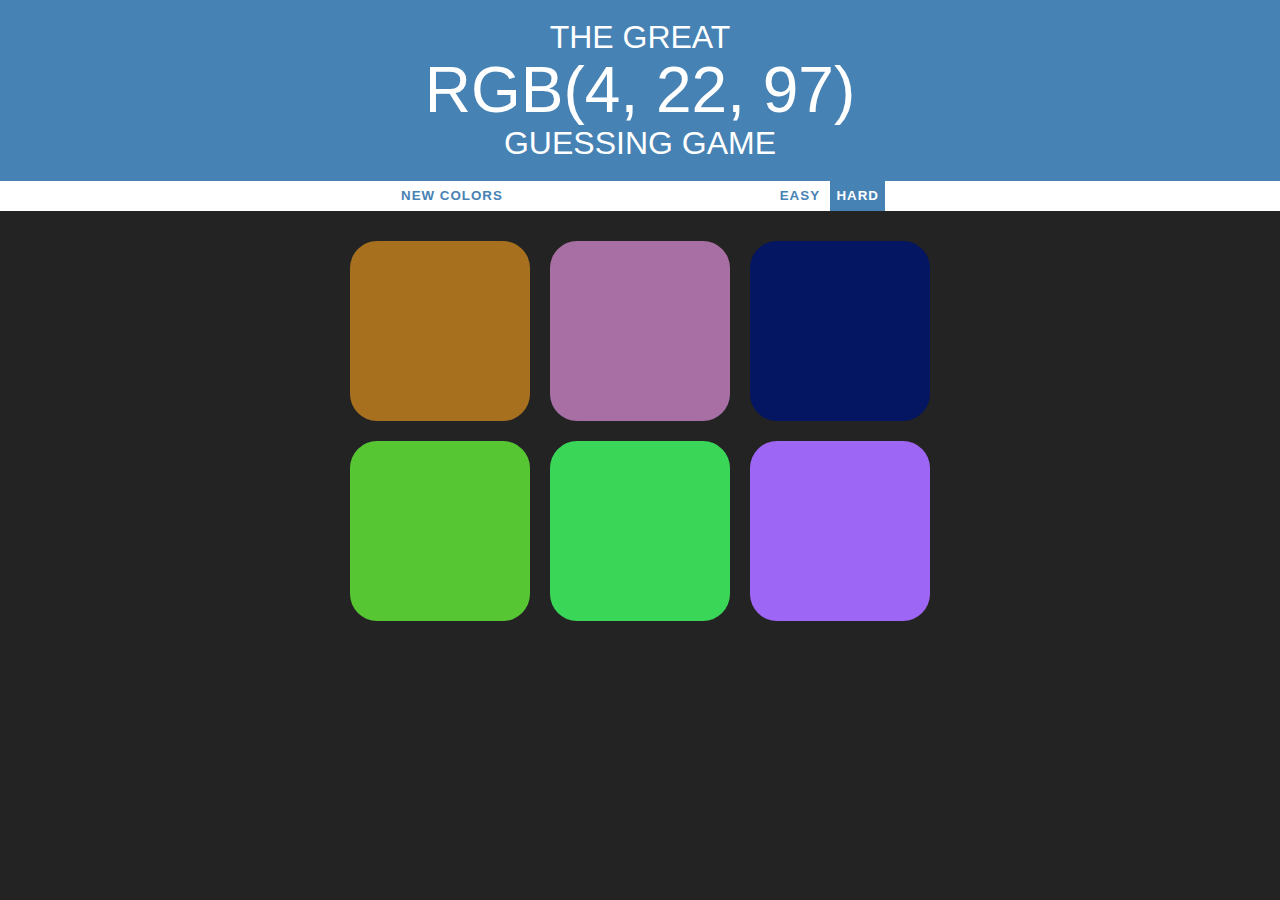
<file: minor-sites/color-guess/color-guess.html>
<!DOCTYPE html>
<html>
<head>
	<title>Guess the Color</title>
	<link rel="stylesheet" type="text/css" href="style.css">
</head>
<body>

	<h1>
		The Great 
		<br>
		<span id="colorDisplay">rgb</span>
		<br>
		Guessing Game
	</h1>

	<div id="stripe">
		<button id="reset">New Colors</button>
		<span id="message"></span>
		<button class="mode">Easy</button>
		<button class="mode selected">Hard</button>
	</div>


	<div id="container">
		<div class="square"></div>
		<div class="square"></div>
		<div class="square"></div>
		<div class="square"></div>
		<div class="square"></div>
		<div class="square"></div>
	</div>

	<script type="text/javascript" src="js.js"></script>
</body>
</html>
</file>
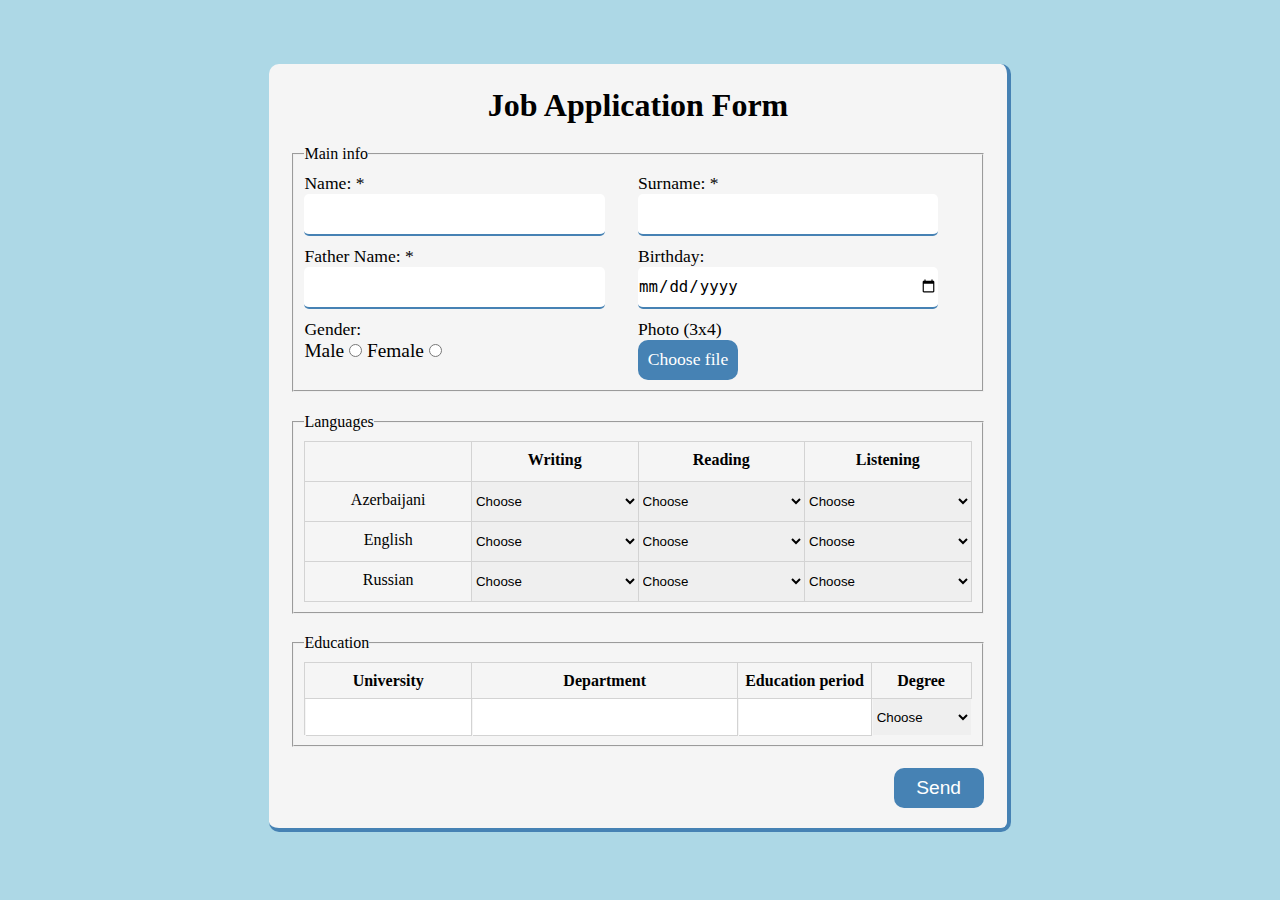
<file: minor-sites/form/form.html>
<!DOCTYPE html>
<html lang="en">
  <head>
    <meta charset="UTF-8" />
    <meta name="viewport" content="width=device-width, initial-scale=1.0" />
    <meta http-equiv="X-UA-Compatible" content="ie=edge" />
    <link rel="stylesheet" href="css/style.css" />
    <title>Form</title>
  </head>
  <body>
    <div class="container">
      <form>
        <h1>Job Application Form</h1>
        <fieldset>
          <legend>Main info</legend>
          <div class="main">
            <label>
              Name: * <br />
              <input type="text" name="Name" required />
            </label>
            <label>
              Surname: * <br />
              <input type="text" name="Surname" required />
            </label>
            <label>
              Father Name: * <br />
              <input type="text" name="fathername" required />
            </label>
            <label>
              Birthday: <br />
              <input type="date" name="birthday" />
            </label>
            <span
              >Gender: <br />
              <label
                >Male
                <input type="radio" name="gender" />
              </label>
              <label
                >Female
                <input type="radio" name="gender" />
              </label>
            </span>
            <label>
              Photo (3x4)
              <div id="custom">Choose file</div>
              <input id="photo" type="file" name="photo" />
            </label>
          </div>
        </fieldset>
        <fieldset>
          <legend>Languages</legend>
          <div class="languages">
            <p></p>
            <p><strong> Writing</strong></p>
            <p><strong>Reading</strong></p>
            <p><strong>Listening</strong></p>

            <p>Azerbaijani</p>
            <p>
              <label>
                <select name="">
                  <option selected disabled>Choose</option>
                  <option value="1">Native</option>
                  <option value="2">Advanced</option>
                  <option value="3">Intermediate</option>
                  <option value="4">Beginner</option>
                  <option value="5">None</option>
                </select>
              </label>
            </p>
            <p>
              <label>
                <select>
                  <option selected disabled>Choose</option>
                  <option value="1">Native</option>
                  <option value="2">Advanced</option>
                  <option value="3">Intermediate</option>
                  <option value="4">Beginner</option>
                  <option value="5">None</option>
                </select>
              </label>
            </p>
            <p>
              <label>
                <select>
                  <option selected disabled>Choose</option>
                  <option value="1">Native</option>
                  <option value="2">Advanced</option>
                  <option value="3">Intermediate</option>
                  <option value="4">Beginner</option>
                  <option value="5">None</option>
                </select>
              </label>
            </p>

            <p>English</p>
            <p>
              <label>
                <select>
                  <option selected disabled>Choose</option>
                  <option value="1">Native</option>
                  <option value="2">Advanced</option>
                  <option value="3">Intermediate</option>
                  <option value="4">Beginner</option>
                  <option value="5">None</option>
                </select>
              </label>
            </p>
            <p>
              <label>
                <select>
                  <option selected disabled>Choose</option>
                  <option value="1">Native</option>
                  <option value="2">Advanced</option>
                  <option value="3">Intermediate</option>
                  <option value="4">Beginner</option>
                  <option value="5">None</option>
                </select>
              </label>
            </p>
            <p>
              <label>
                <select>
                  <option selected disabled>Choose</option>
                  <option value="1">Native</option>
                  <option value="2">Advanced</option>
                  <option value="3">Intermediate</option>
                  <option value="4">Beginner</option>
                  <option value="5">None</option>
                </select>
              </label>
            </p>

            <p>Russian</p>
            <p>
              <label>
                <select>
                  <option selected disabled>Choose</option>
                  <option value="1">Native</option>
                  <option value="2">Advanced</option>
                  <option value="3">Intermediate</option>
                  <option value="4">Beginner</option>
                  <option value="5">None</option>
                </select>
              </label>
            </p>
            <p>
              <label>
                <select>
                  <option selected disabled>Choose</option>
                  <option value="1">Native</option>
                  <option value="2">Advanced</option>
                  <option value="3">Intermediate</option>
                  <option value="4">Beginner</option>
                  <option value="5">None</option>
                </select>
              </label>
            </p>
            <p>
              <label>
                <select>
                  <option selected disabled>Choose</option>
                  <option value="1">Native</option>
                  <option value="2">Advanced</option>
                  <option value="3">Intermediate</option>
                  <option value="4">Beginner</option>
                  <option value="5">None</option>
                </select>
              </label>
            </p>
          </div>
        </fieldset>
        <fieldset>
          <legend>Education</legend>
          <div class="education">
            <p><strong>University</strong></p>
            <p><strong>Department</strong></p>
            <p><strong>Education period</strong></p>
            <p><strong>Degree</strong></p>
            <span> <input type="text" /> </span>
            <span><input type="text"/></span>
            <span><input type="text"/></span>
            <span> <label>
                <select name="">
                  <option selected disabled>Choose</option>
                  <option value="1">Phd</option>
                  <option value="2">Post-Graduate</option>
                  <option value="3">Graduate</option>
                </select>
              </label>
            </span>
          </div>
        </fieldset>
        <button type="submit">Send</button>
      </form>
    </div>
  </body>
</html>
</file>
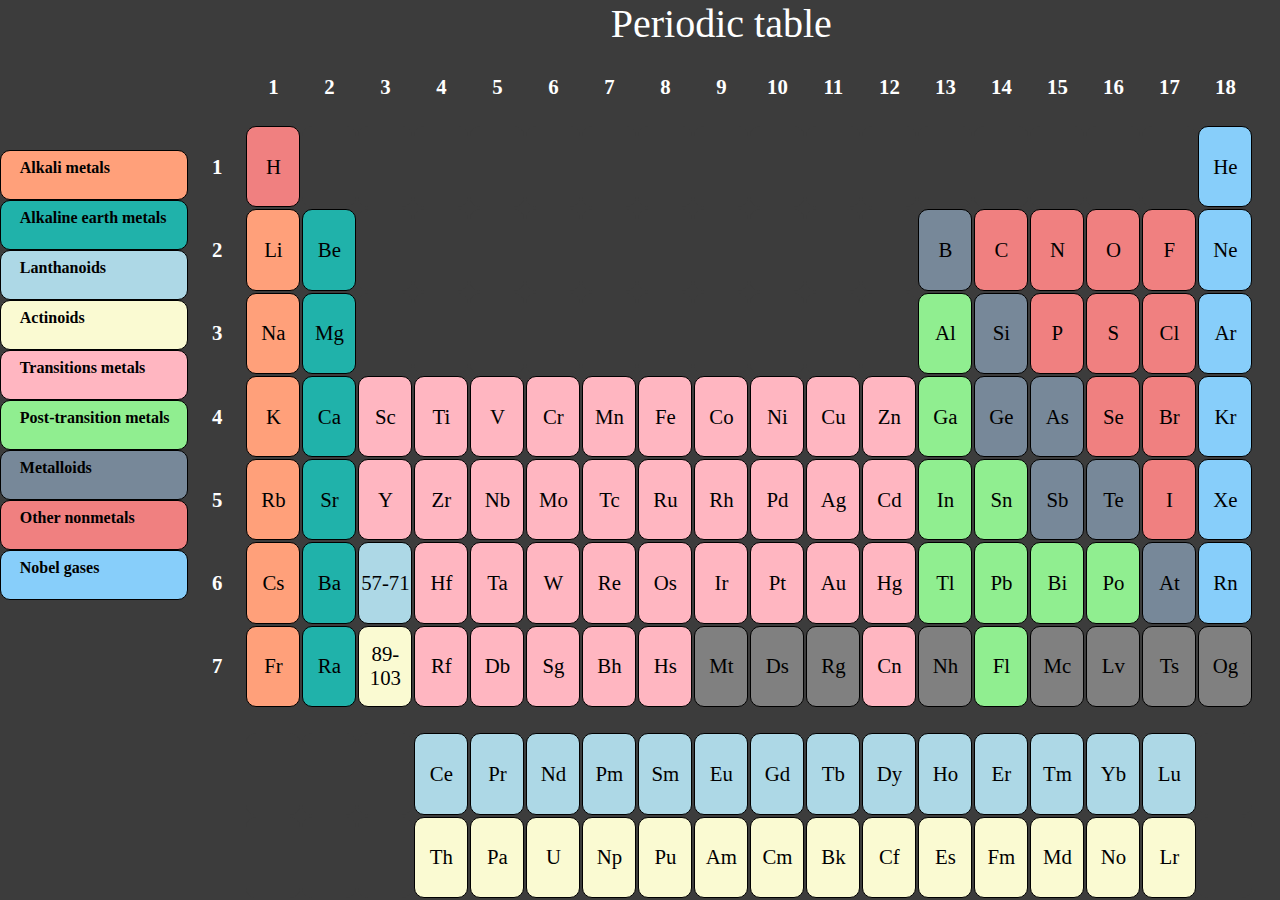
<file: minor-sites/periodic_table/periodic.html>
<!DOCTYPE html>
<html lang="en">
    <head>
        <meta charset="UTF-8">
        <meta name="viewport" content="width=device-width, initial-scale=1.0">
        <meta http-equiv="X-UA-Compatible" content="ie=edge">
        <link rel="stylesheet" href="css/style.css">
        <title>Periodic table</title>
    </head>
    <body>
        <div>
            <h1 class="am">Alkali metals</h1>
            <h1 class="aem">Alkaline earth metals</h1>
            <h1 class="la">Lanthanoids</h1>
            <h1 class="ac">Actinoids</h1>
            <h1 class="tm">Transitions metals</h1>
            <h1 class="ptm">Post-transition metals</h1>
            <h1 class="m">Metalloids</h1>
            <h1 class="om">Other nonmetals</h1>
            <h1 class="ng">Nobel gases</h1>
        </div>
        <table>
            <caption>Periodic table</caption>
            <tr>
                <th class="empty"></th>
                <th>1</th>
                <th>2</th>
                <th>3</th>
                <th>4</th>
                <th>5</th>
                <th>6</th>
                <th>7</th>
                <th>8</th>
                <th>9</th>
                <th>10</th>
                <th>11</th>
                <th>12</th>
                <th>13</th>
                <th>14</th>
                <th>15</th>
                <th>16</th>
                <th>17</th>
                <th>18</th>
            </tr>
            <tr>
                <th>1</th>
                <td class="om">H</td>
                <td class="empty"></td>
                <td class="empty"></td>
                <td class="empty"></td>
                <td class="empty"></td>
                <td class="empty"></td>
                <td class="empty"></td>
                <td class="empty"></td>
                <td class="empty"></td>
                <td class="empty"></td>
                <td class="empty"></td>
                <td class="empty"></td>
                <td class="empty"></td>
                <td class="empty"></td>
                <td class="empty"></td>
                <td class="empty"></td>
                <td class="empty"></td>
                <td class="ng">He</td>
            </tr>
            <tr>
                <th>2</th>
                <td class="am">Li</td>
                <td class="aem">Be</td>
                <td class="empty"></td>
                <td class="empty"></td>
                <td class="empty"></td>
                <td class="empty"></td>
                <td class="empty"></td>
                <td class="empty"></td>
                <td class="empty"></td>
                <td class="empty"></td>
                <td class="empty"></td>
                <td class="empty"></td>
                <td class="m">B</td>
                <td class="om">C</td>
                <td class="om">N</td>
                <td class="om">O</td>
                <td class="om">F</td>
                <td class="ng">Ne</td>
            </tr>
            <tr>
                <th>3</th>
                <td class="am">Na</td>
                <td class="aem">Mg</td>
                <td class="empty" class="empty"></td>
                <td class="empty" class="empty"</td>
                <td class="empty" class="empty"</td>
                <td class="empty" class="empty"</td>
                <td class="empty" class="empty"</td>
                <td class="empty" class="empty"</td>
                <td class="empty" class="empty"</td>
                <td class="empty" class="empty"</td>
                <td class="empty" class="empty"</td>
                <td class="empty" class="empty"</td>
                <td class="ptm">Al</td>
                <td class="m">Si</td>
                <td class="om">P</td>
                <td class="om">S</td>
                <td class="om">Cl</td>
                <td class="ng">Ar</td>
            </tr>
            <tr>
                <th>4</th>
                <td class="am">K</td>
                <td class="aem">Ca</td>
                <td class="tm">Sc</td>
                <td class="tm">Ti</td>
                <td class="tm">V</td>
                <td class="tm">Cr</td>
                <td class="tm">Mn</td>
                <td class="tm">Fe</td>
                <td class="tm">Co</td>
                <td class="tm">Ni</td>
                <td class="tm">Cu</td>
                <td class="tm">Zn</td>
                <td class="ptm">Ga</td>
                <td class="m">Ge</td>
                <td class="m">As</td>
                <td class="om">Se</td>
                <td class="om">Br</td>
                <td class="ng">Kr</td>
            </tr>
            <tr>
                <th>5</th>
                <td class="am">Rb</td>
                <td class="aem">Sr</td>
                <td class="tm">Y</td>
                <td class="tm">Zr</td>
                <td class="tm">Nb</td>
                <td class="tm">Mo</td>
                <td class="tm">Tc</td>
                <td class="tm">Ru</td>
                <td class="tm">Rh</td>
                <td class="tm">Pd</td>
                <td class="tm">Ag</td>
                <td class="tm">Cd</td>
                <td class="ptm">In</td>
                <td class="ptm">Sn</td>
                <td class="m">Sb</td>
                <td class="m">Te</td>
                <td class="om">I</td>
                <td class="ng">Xe</td>
            </tr>
            <tr>
                <th>6</th>
                <td class="am">Cs</td>
                <td class="aem">Ba</td>
                <td class="la">57-71</td>
                <td class="tm">Hf</td>
                <td class="tm">Ta</td>
                <td class="tm">W</td>
                <td class="tm">Re</td>
                <td class="tm">Os</td>
                <td class="tm">Ir</td>
                <td class="tm">Pt</td>
                <td class="tm">Au</td>
                <td class="tm">Hg</td>
                <td class="ptm">Tl</td>
                <td class="ptm">Pb</td>
                <td class="ptm">Bi</td>
                <td class="ptm">Po</td>
                <td class="m">At</td>
                <td class="ng">Rn</td>
            </tr>
            <tr>
                <th>7</th>
                <td class="am">Fr</td>
                <td class="aem">Ra</td>
                <td class="ac">89-103</td>
                <td class="tm">Rf</td>
                <td class="tm">Db</td>
                <td class="tm">Sg</td>
                <td class="tm">Bh</td>
                <td class="tm">Hs</td>
                <td>Mt</td>
                <td>Ds</td>
                <td>Rg</td>
                <td class="tm">Cn</td>
                <td>Nh</td>
                <td class="ptm">Fl</td>
                <td>Mc</td>
                <td>Lv</td>
                <td>Ts</td>
                <td>Og</td>
            </tr>
            <tr id="lastrow"></tr>
            <tr>
                <th class="empty"></th>
                <td class="empty"></td>
                <td class="empty"></td>
                <td class="empty"></td>
                <td class="la">Ce</td>
                <td class="la">Pr</td>
                <td class="la">Nd</td>
                <td class="la">Pm</td>
                <td class="la">Sm</td>
                <td class="la">Eu</td>
                <td class="la">Gd</td>
                <td class="la">Tb</td>
                <td class="la">Dy</td>
                <td class="la">Ho</td>
                <td class="la">Er</td>
                <td class="la">Tm</td>
                <td class="la">Yb</td>
                <td class="la">Lu</td>
                <td class="empty"></td>
            </tr>
            <tr>
                <th class="empty"></th>
                <td class="empty"></td>
                <td class="empty"></td>
                <td class="empty"></td>
                <td class="ac">Th</td>
                <td class="ac">Pa</td>
                <td class="ac">U</td>
                <td class="ac">Np</td>
                <td class="ac">Pu</td>
                <td class="ac">Am</td>
                <td class="ac">Cm</td>
                <td class="ac">Bk</td>
                <td class="ac">Cf</td>
                <td class="ac">Es</td>
                <td class="ac">Fm</td>
                <td class="ac">Md</td>
                <td class="ac">No</td>
                <td class="ac">Lr</td>
                <td class="empty"></td>
            </tr>
        </table>
    </body>
</html>
</file>
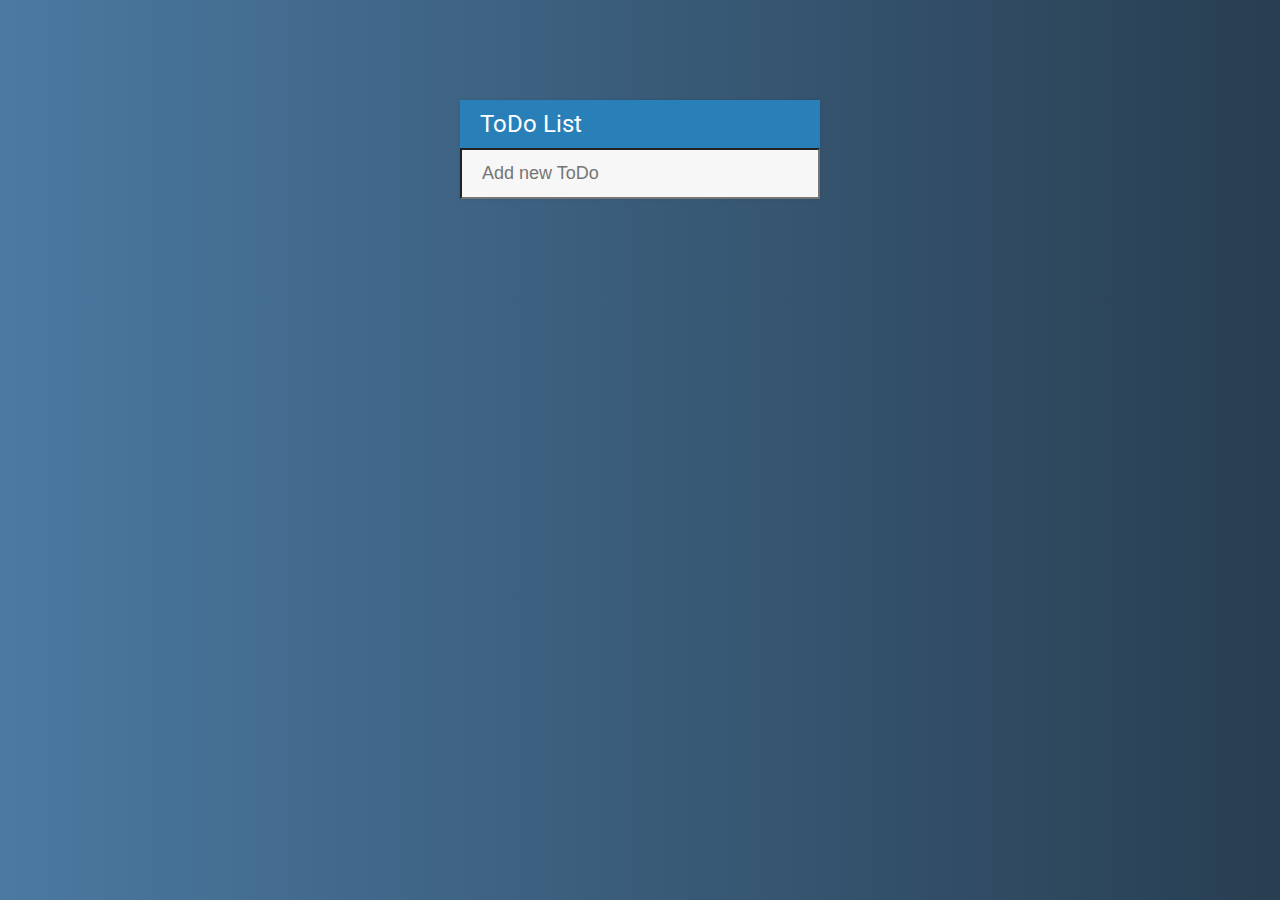
<file: minor-sites/todo/todo.html>
<!DOCTYPE html>
<html>
<head>
	<title>ToDo List</title>
	<link rel="stylesheet" type="text/css" href="css/toDo.css">
	<link href="https://fonts.googleapis.com/css?family=Roboto:400,500,700" rel="stylesheet">
	<link rel="stylesheet" href="https://use.fontawesome.com/releases/v5.2.0/css/all.css" integrity="sha384-hWVjflwFxL6sNzntih27bfxkr27PmbbK/iSvJ+a4+0owXq79v+lsFkW54bOGbiDQ" crossorigin="anonymous">
	<script type="text/javascript" src="js/jQuery.js"></script>
</head>
<body>


	<div id="container">

		<h1>ToDo List<i class="fa fa-plus"></i></h1>
		<input type="text" placeholder="Add new ToDo">

		<ul>
		</ul>
		
	</div>


	<script type="text/javascript" src="js/toDo.js"></script>
</body>
</html>
</file>
<file: minor-sites/color-guess/style.css>
body{
	background-color: #232323; 
	margin: 0;
	font-family: "Montserrat", sans-serif;
}

.square{
	width: 30%;
	background: purple;
	padding-bottom: 30%;
	float: left;
	margin: 1.66%;
	border-radius: 15%;
	transition: background 0.6s;
	-webkit-transition: background 0.6s;
	-moz-transition: background 0.6s;
}

#container{
	margin: 20px auto;
	max-width: 600px;
}

h1{
	text-align: center;
	font-weight: normal;
	line-height: 1.1;
	color: white;
	background: steelBlue;
	margin: 0;
	text-transform: uppercase;
	padding: 20px 0;
}

#colorDisplay{
	font-size: 200%;
}

#message{
	display: inline-block;
	width: 20%;
}

#stripe{
	background: white;
	text-align: center;
	height: 30px;
	color: black;
}

.selected{
	color: white;
	background: steelBlue;
}

button{
	border: none;
	background: none;
	text-transform: uppercase;
	height: 100%;
	font-weight: 700;
	color: steelBlue;
	letter-spacing: 1px;
	transition: all 0.3s;
	-webkit-transition: all 0.3s;
	-moz-transition: all 0.3s;
	outline: none;
}

button:hover{
	color: white;
	background: steelBlue;
}
</file>
<file: minor-sites/form/css/style.css>
*{
    margin:0;
    padding: 0;
}

body{
    padding: 5%;
    background: lightblue;
}

.container{
    height: 90%;
    width: 60%;
    min-width: 450px;
    padding: 2% 2% 60px 2%;
    margin: auto;
    background: whitesmoke;
    border-radius: 10px;
    border-bottom: steelblue 4px solid;
    border-right: steelblue 4px solid;
}

h1{
    text-align: center;
}

/* main */
.main{
    width: 100%;
    display: flex;
    flex-wrap: wrap;
    align-self: center;
}

fieldset{
    padding: 10px;
    margin: 3% 0;
    justify-content: center;
}

label, .main span{
    width: 50%;
    font-size: 1.1em;
}

.main input[type="text"], input[type="date"]{
    border:none;
    width:90%;
    height: 40px;
    border-bottom: steelblue 2px solid;
    border-radius: 5px;
    margin-bottom: 10px;
    font-size: 1.1em;
}

#custom{
    background: steelblue;
    height: 40px;
    width: 100px;
    cursor: pointer;
    display: flex;
    align-items: center;
    justify-content: center;
    border-radius: 10px;
    color:white;
}

#photo{
    display: none;
}

/* Languages */
.languages{
    display: grid;
    grid-template: repeat(4, 40px) / repeat(4,1fr);
    text-align: center;
    border-top: 1px solid lightgray;
    border-left: 1px solid lightgray;
}

p{
    border-bottom: 1px solid lightgray;
    border-right: 1px solid lightgray;
    line-height: 35px;
}

select{
    border: none;
    width: 100%;
    height: 100%;
}

/* education */
.education{
    display: grid;
    grid-template: repeat(2, 1fr) / 25% 40% 20% 15%;
    text-align: center;
    border-top: 1px solid lightgray;
    border-left: 1px solid lightgray;
}

.education span{
    padding: 0 1px;
}

input[type="text"]{
    border:none;
    width: 100%;
    height: 100%;
    border-bottom: 1px solid lightgray;
    border-right: 1px solid lightgray;
}


button{
    float: right;
    width: 90px;
    height: 40px;
    border: none;
    border-radius: 10px;
    background: steelblue;
    color: white;
    font-size: 1.2em;
}
</file>
<file: minor-sites/periodic_table/css/style.css>
*{
    margin:0;
}

html, body{
    height: 100%;
    display: flex;
    justify-content: space-between;
    background: rgb(60,60,60);
    color:white;
}

div{
    width:15%; 
    margin-top: 150px;
    height: 50%;
    display: flex;
    flex-wrap: wrap;
}

h1{
    font-size: 1em;
    margin: 0;
    width: 100%;
    padding-left: 10%;
    padding-top: 4%;
    color:black;
    border: solid black 1px;
    border-radius: 10px;
}

table {
    width: 85%;
    margin-right: 2%;
}

caption{
    font-size: 2.5em; 
}

tr{
    width:900px;
    height: 50px;
}

th{
    font-size: 1.3em;
}

td{
    width:50px;
    height: 50px;
    background: gray;
    font-size: 1.3em;
    text-align: center;
    transition: 0.5s;
    border: solid black 1px;
    border-radius: 10px;
    color: black;
}
td:hover{
    transform: translate(-25px, -25px);
    transform: scale(2,2);
}

.empty {
    background: rgb(60,60,60);
    border:none;     
}

.empty:hover {
    transform: none;
}

#lastrow{
    height: 15px;
}

span{
    width: 0;
    height: 0;
    border-style: solid;
    border-width: 10px 0 10px 20px;
    border-color: transparent transparent transparent #007bff;
    transform: translate(-10px,0)
}

/* element classification */

.am{
    background: lightsalmon;
}

.aem{
    background: lightseagreen;
}

.la{
    background: lightblue;
}

.ac{
    background: lightgoldenrodyellow;
}

.tm{
    background: lightpink;
}
.ptm{
    background: lightgreen;
}
.m{
    background: lightslategray;
}
.om{
    background: lightcoral;
}
.ng{
    background: lightskyblue;
}
</file>
<file: minor-sites/todo/css/toDo.css>
body{
	font-family: Roboto;	
 	
  background: #4b79a1; /* fallback for old browsers */
  background: -webkit-linear-gradient(to right, #4b79a1, #283e51); /* Chrome 10-25, Safari 5.1-6 */
  background: linear-gradient(to right, #4b79a1, #283e51); /* W3C, IE 10+/ Edge, Firefox 16+, Chrome 26+, Opera 12+, Safari 7+ */
}

h1{
	background: #2980b9;
	color: white;
	margin: 0;
	padding: 10px 20px;
	font-size: 24px;
	font-weight: normal;
}

.fa-plus{
	float: right;
}

input{
	font-size: 18px;
	color: #2980b9;
	background-color: #f7f7f7;
	width: 100%;
	padding: 13px 13px 13px 20px;
	box-sizing: border-box;
}

input:focus{
	background: white;
	border: 3px solid #2980b9;
	outline: none;
}

ul{
	list-style: none;
	margin: 0;
	padding: 0;

}

li{
	background: white;
	height: 40px;
	line-height: 40px;
	color: #666;
}

li:nth-child(2n){
	background: #f7f7f7;
}

li span{
	background-color: #e74c3c;
	height: 40px;
	margin-right: 20px;
	text-align: center;
	color: white;
	width: 0;
	display: inline-block;
	opacity: 0;
	transition: 0.2s linear;
}

li:hover span{
	width: 40px;
	opacity: 1.0;
}

#container{
	width: 360px;
	margin: 100px auto;
	background: #f7f7f7;
	box-shadow: 0 0 3px rgba(0,0,0,0.1);
}

.completed {
	color: gray;
	text-decoration: line-through;
}
</file>
